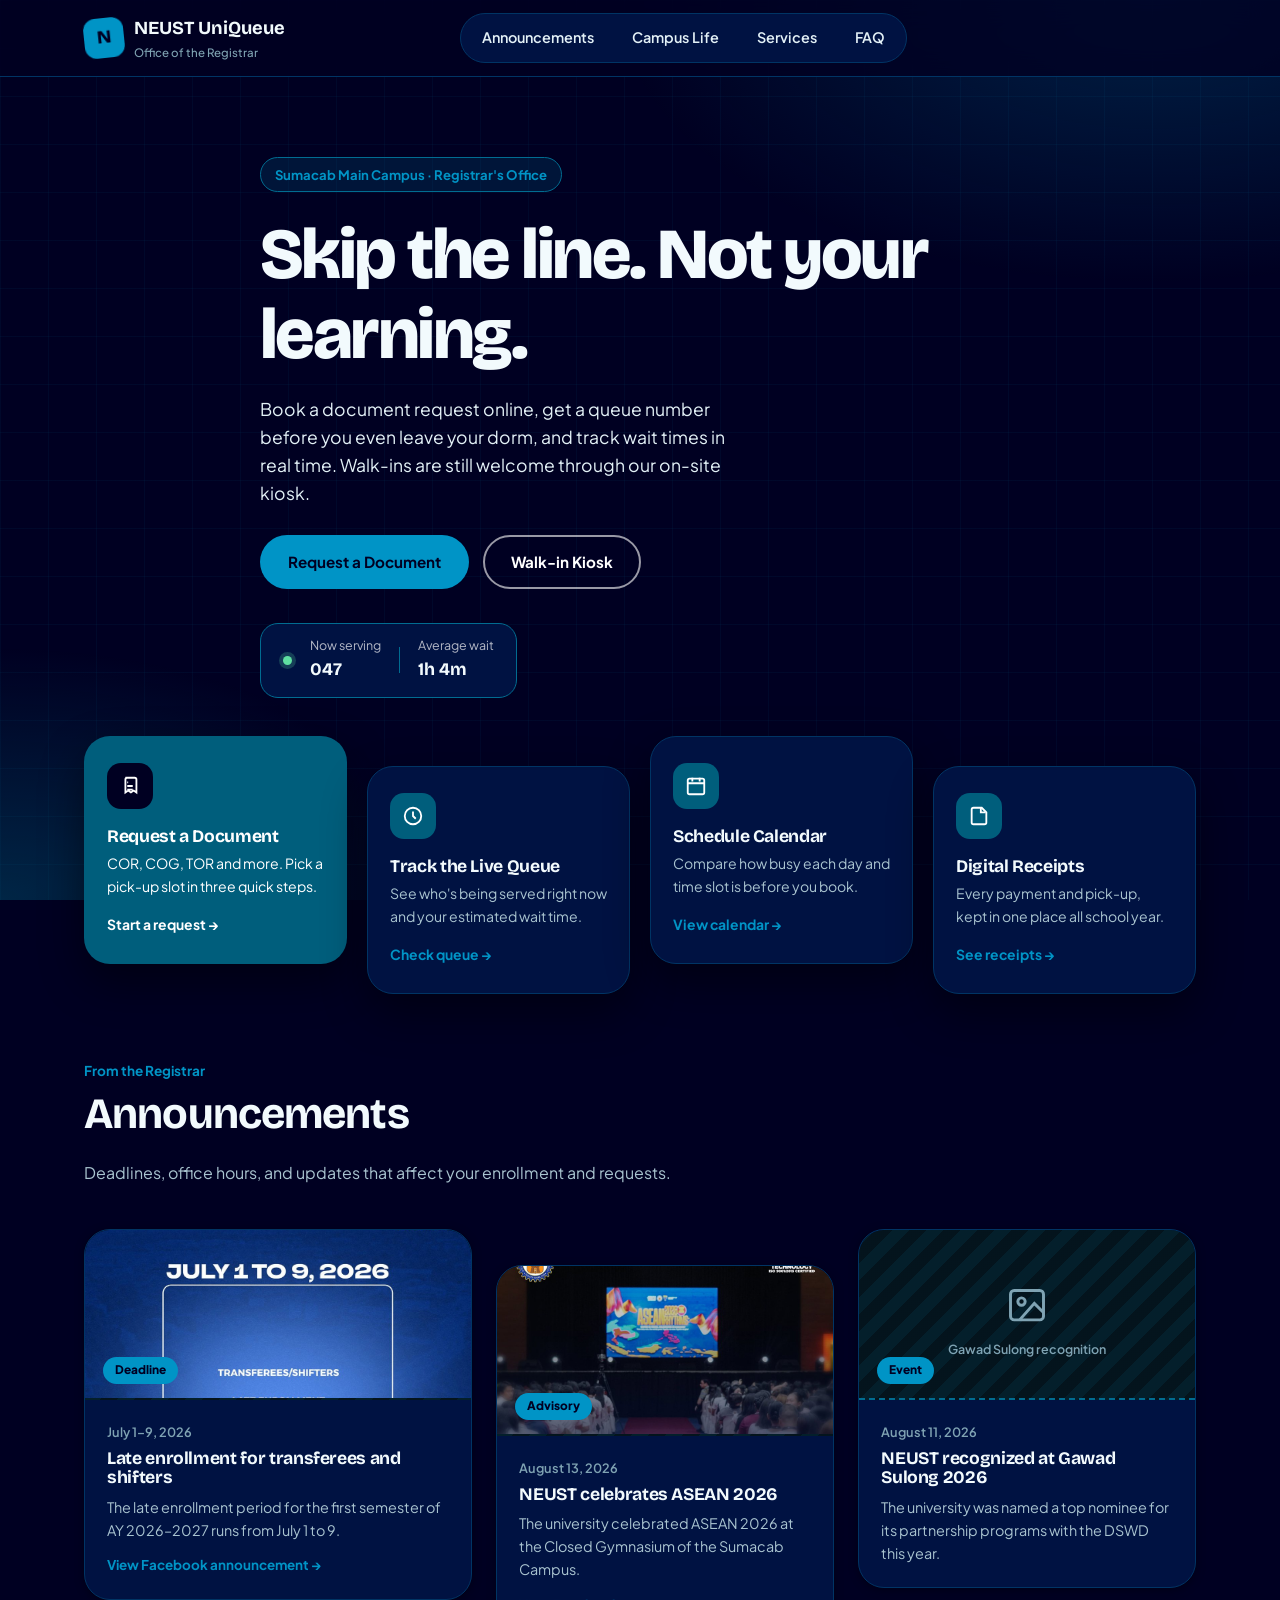
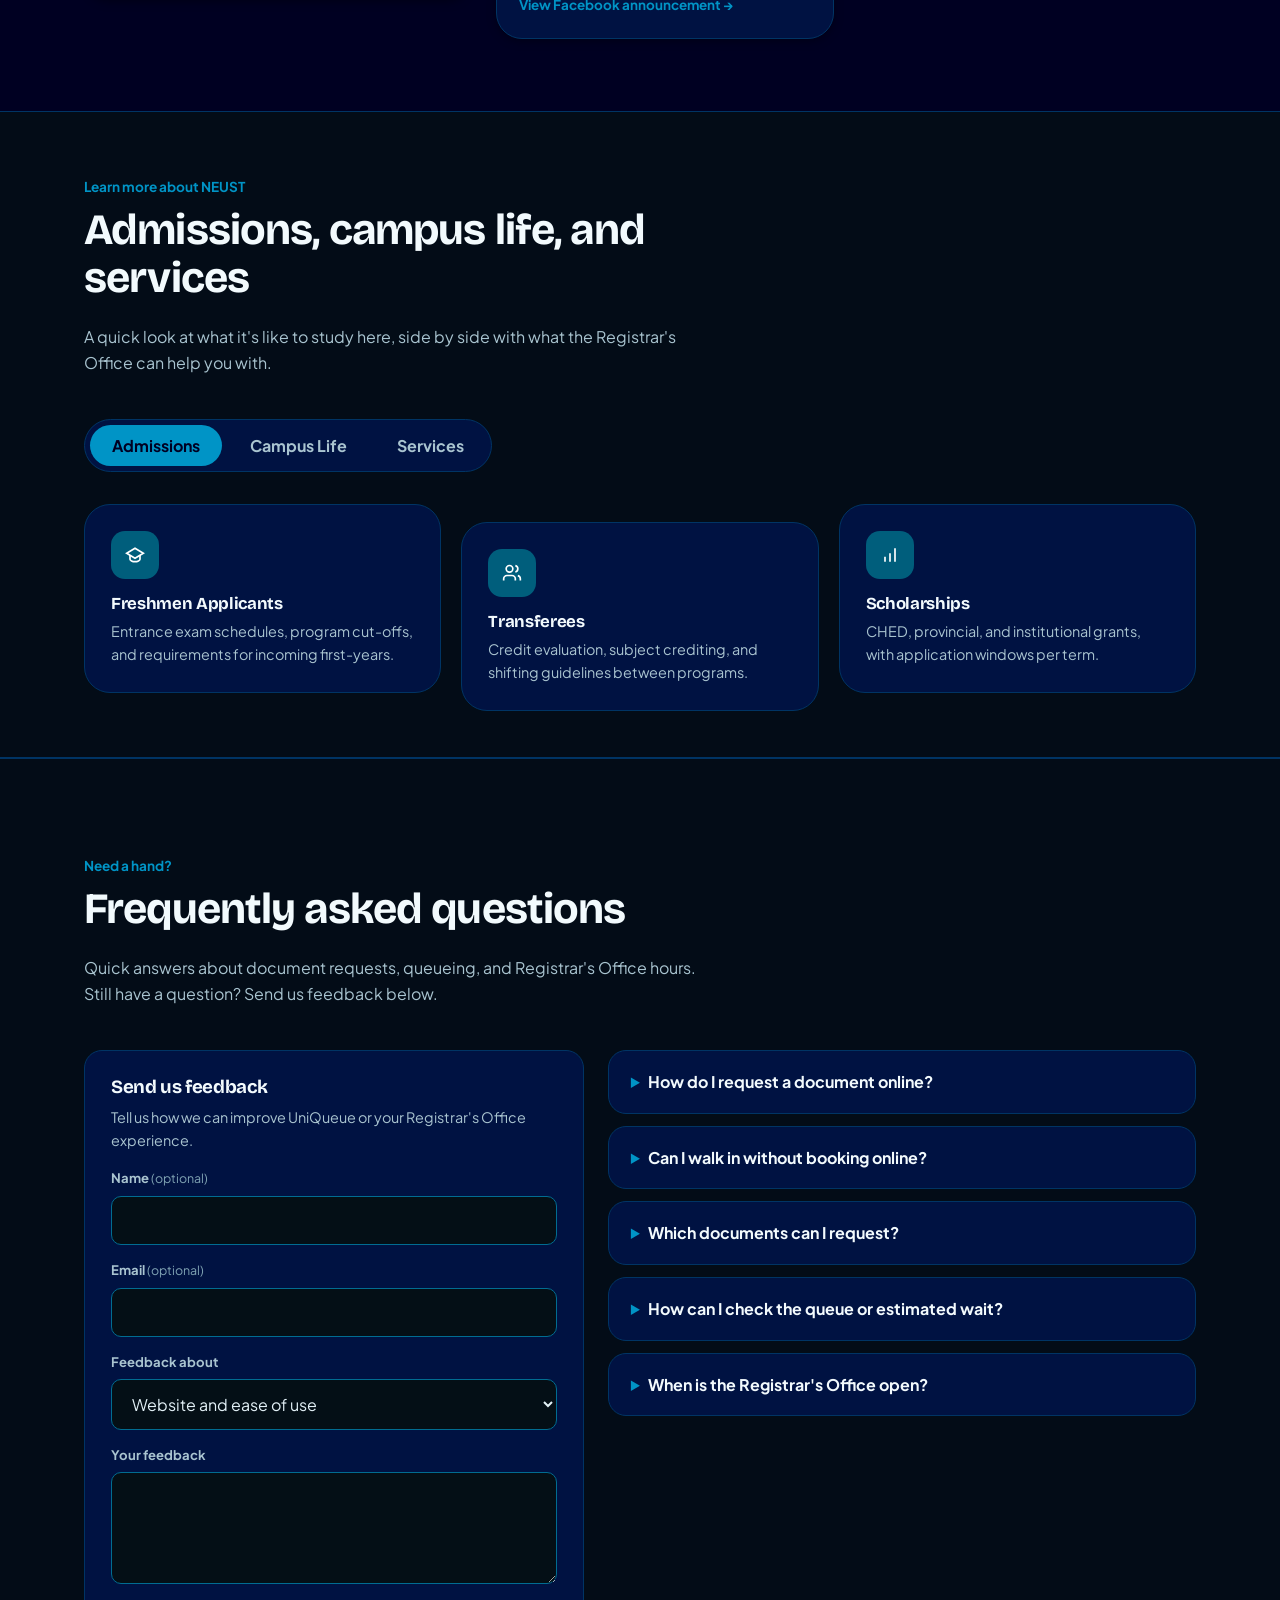
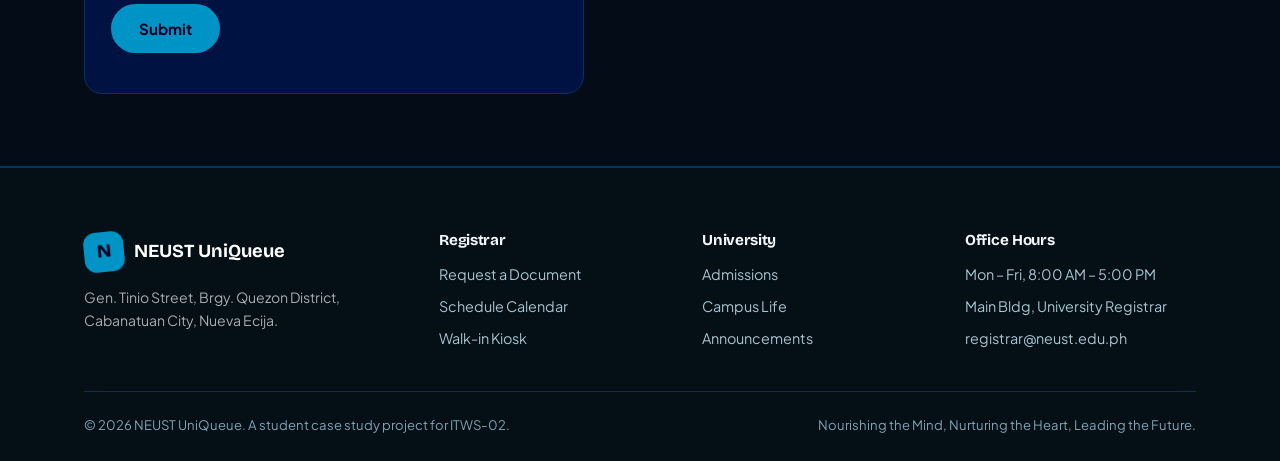
<file: files (2)/index.html>
<!DOCTYPE html>
<html lang="en">
  <head>
    <meta charset="UTF-8">
    <meta name="viewport" content="width=device-width, initial-scale=1.0">
      <title>NEUST UniQueue — Registrar Services</title>
    <link rel="preconnect" href="https://fonts.googleapis.com">
    <link href="https://fonts.googleapis.com/css2?family=Bricolage+Grotesque:opsz,wght@12..96,500..800&family=Plus+Jakarta+Sans:wght@400;500;600;700&display=swap" rel="stylesheet">
    <link rel="stylesheet" href="styles.css">
  </head>
  <body>
  <header class="topnav">
    <div class="container">
      <a href="index.html" class="brand">
        <span class="brand-mark">N</span>
        <span>NEUST UniQueue<span class="sub">Office of the Registrar</span>
        </span>
      </a>
      <nav>
        <ul class="nav-links" id="navLinks">
          <li>
            <a href="#announcements">Announcements</a>
          </li>
          <li>
            <a href="#campus-life">Campus Life</a>
          </li>
          <li>
            <a href="#services">Services</a>
          </li>
          <li>
            <a href="#faq">FAQ</a>
          </li>
        </ul>
      </nav>
      <div class="nav-actions">
        <a href="login.html" class="btn btn-primary btn-sm">Book a Slot</a>
      </div>
    </div>
  </header>
  <section class="hero">
    <div class="container">
      <div class="hero-copy">
        <span class="hero-eyebrow">Sumacab Main Campus &middot; Registrar's Office</span>
        <h1>Skip the line. Not your learning.</h1>
        <p class="lead">Book a document request online, get a queue number before you even leave your dorm, and track wait times in real time. Walk-ins are still welcome through our on-site kiosk.</p>
        <div class="hero-actions">
          <a href="login.html" class="btn btn-primary">Request a Document</a>
          <a href="kiosk.html" class="btn btn-outline-light">Walk-in Kiosk</a>
        </div>
        <div class="queue-strip">
          <span class="dot"></span>
          <div>
        <div style="font-size:.78rem;color:rgba(255,255,255,.7)">Now serving</div>
          <strong data-queue-now>047</strong>
        </div>
          <div class="divider"></div>
        <div>
          <div style="font-size:.78rem;color:rgba(255,255,255,.7)">Average wait</div>
            <strong>1h 4m</strong>
          </div>
        </div>
      </div>
    </div>
  </section>
  <div class="container">
    <div class="quick-grid">
      <div class="quick-card">
        <div class="ico">
          <svg width="22" height="22" viewBox="0 0 24 24" fill="none" stroke="currentColor" stroke-width="2">
            <path d="M9 12h6M9 16h6M9 8h1M7 3h10a2 2 0 0 1 2 2v14l-3-2-3 2-3-2-3 2V5a2 2 0 0 1 2-2Z"/>
          </svg>
        </div>
        <h3>Request a Document</h3>
        <p>COR, COG, TOR and more. Pick a pick-up slot in three quick steps.</p>
        <a class="link" href="login.html">Start a request &rarr;</a>
      </div>
      <div class="quick-card">
        <div class="ico">
          <svg width="22" height="22" viewBox="0 0 24 24" fill="none" stroke="currentColor" stroke-width="2"><circle cx="12" cy="12" r="9"/><path d="M12 7v5l3 3"/></svg>
        </div>
        <h3>Track the Live Queue</h3>
        <p>See who's being served right now and your estimated wait time.</p>
        <a class="link" href="login.html">Check queue &rarr;</a>
      </div>
      <div class="quick-card">
        <div class="ico">
          <svg width="22" height="22" viewBox="0 0 24 24" fill="none" stroke="currentColor" stroke-width="2">
            <rect x="3" y="4" width="18" height="17" rx="2"/>
            <path d="M3 9h18M8 3v4M16 3v4"/>
          </svg>
        </div>
        <h3>Schedule Calendar</h3>
        <p>Compare how busy each day and time slot is before you book.</p>
        <a class="link" href="login.html">View calendar &rarr;</a>
      </div>
      <div class="quick-card">
        <div class="ico">
          <svg width="22" height="22" viewBox="0 0 24 24" fill="none" stroke="currentColor" stroke-width="2">
            <path d="M4 19V5a2 2 0 0 1 2-2h9l5 5v11a2 2 0 0 1-2 2H6a2 2 0 0 1-2-2Z"/>
            <path d="M14 3v5h5"/>
          </svg>
        </div>
        <h3>Digital Receipts</h3>
        <p>Every payment and pick-up, kept in one place all school year.</p>
        <a class="link" href="login.html">See receipts &rarr;</a>
      </div>
    </div>
  </div>
  <section class="section" id="announcements">
    <div class="container">
      <div class="section-head">
        <span class="eyebrow">From the Registrar</span>
        <h2>Announcements</h2>
        <p>Deadlines, office hours, and updates that affect your enrollment and requests.</p>
      </div>
      <div class="announce-grid">
        <article class="card announce-card">
          <div class="announce-top ph" data-label="Enrollment schedule">
            <img src="images/late-enrollment.jpg" alt="NEUST online enrollment schedule for the first semester of academic year 2026–2027" width="1000" height="1000" loading="lazy" decoding="async" onerror="this.remove()">
            <span class="announce-tag">Deadline</span>
          </div>
          <div class="announce-body">
            <div class="announce-date">July 1–9, 2026</div>
            <h3><a href="https://web.facebook.com/share/p/18thZLeBoE/" target="_blank" rel="noopener noreferrer">Late enrollment for transferees and shifters</a></h3>
            <p>The late enrollment period for the first semester of AY 2026–2027 runs from July 1 to 9.</p>
            <a class="announce-link" href="https://web.facebook.com/share/p/18thZLeBoE/" target="_blank" rel="noopener noreferrer">View Facebook announcement &rarr;</a>
          </div>
        </article>
        <article class="card announce-card">
          <div class="announce-top ph" data-label="ASEAN celebration">
            <img src="images/asean-week.jpg" alt="NEUST ASEAN Rhythms 2026 celebration poster" width="1000" height="1000" loading="lazy" decoding="async" onerror="this.remove()">
            <span class="announce-tag">Advisory</span>
          </div>
          <div class="announce-body">
            <div class="announce-date">August 13, 2026</div>
            <h3><a href="https://web.facebook.com/share/p/1GzjwFWGpB/" target="_blank" rel="noopener noreferrer">NEUST celebrates ASEAN 2026</a></h3>
            <p>The university celebrated ASEAN 2026 at the Closed Gymnasium of the Sumacab Campus.</p>
            <a class="announce-link" href="https://web.facebook.com/share/p/1GzjwFWGpB/" target="_blank" rel="noopener noreferrer">View Facebook announcement &rarr;</a>
          </div>
        </article>
        <article class="card announce-card">
          <div class="announce-top ph" data-label="Gawad Sulong recognition">
            <span class="announce-tag">Event</span>
          </div>
          <div class="announce-body">
            <div class="announce-date">August 11, 2026</div>
            <h3>NEUST recognized at Gawad Sulong 2026</h3>
            <p>The university was named a top nominee for its partnership programs with the DSWD this year.</p>
          </div>
        </article>
      </div>
    </div>
  </section>
  <section class="section section-tight section-alt" id="admissions">
    <div class="container">
      <div class="section-head">
        <span class="eyebrow">Learn more about NEUST</span>
        <h2>Admissions, campus life, and services</h2>
        <p>A quick look at what it's like to study here, side by side with what the Registrar's Office can help you with.</p>
      </div>
      <div class="feature-tabs">
        <button class="feature-tab active" data-target="panel-admissions">Admissions</button>
        <button class="feature-tab" data-target="panel-campus">Campus Life</button>
        <button class="feature-tab" data-target="panel-services">Services</button>
      </div>
      <div class="feature-panel active" id="panel-admissions">
        <div class="feature-item">
          <div class="ico">
            <svg width="20" height="20" viewBox="0 0 24 24" fill="none" stroke="currentColor" stroke-width="2">
              <path d="M22 10 12 4 2 10l10 6 10-6Z"/>
              <path d="M6 12v5c0 1.5 3 3 6 3s6-1.5 6-3v-5"/>
            </svg>
          </div>
          <h4>Freshmen Applicants</h4>
          <p>Entrance exam schedules, program cut-offs, and requirements for incoming first-years.</p>
        </div>
        <div class="feature-item">
          <div class="ico">
            <svg width="20" height="20" viewBox="0 0 24 24" fill="none" stroke="currentColor" stroke-width="2">
              <path d="M16 21v-2a4 4 0 0 0-4-4H6a4 4 0 0 0-4 4v2"/>
              <circle cx="9" cy="7" r="4"/>
              <path d="M22 21v-2a4 4 0 0 0-3-3.87M16 3.13a4 4 0 0 1 0 7.75"/>
            </svg>
          </div>
          <h4>Transferees</h4>
          <p>Credit evaluation, subject crediting, and shifting guidelines between programs.</p>
        </div>
        <div class="feature-item">
          <div class="ico">
            <svg width="20" height="20" viewBox="0 0 24 24" fill="none" stroke="currentColor" stroke-width="2">
              <path d="M12 20V10M18 20V4M6 20v-6"/>
            </svg>
          </div>
          <h4>Scholarships</h4>
          <p>CHED, provincial, and institutional grants, with application windows per term.</p>
        </div>
      </div>
      <div class="feature-panel" id="panel-campus">
        <div class="feature-item">
          <div class="ico">
            <svg width="20" height="20" viewBox="0 0 24 24" fill="none" stroke="currentColor" stroke-width="2">
              <path d="M3 21h18M5 21V7l7-4 7 4v14M9 21v-6h6v6"/>
            </svg>
          </div>
          <h4>Sumacab Main Campus</h4>
          <p>Colleges, laboratories, and student services are all within a short walk of the registrar building.</p>
        </div>
        <div class="feature-item">
          <div class="ico">
            <svg width="20" height="20" viewBox="0 0 24 24" fill="none" stroke="currentColor" stroke-width="2">
              <path d="M12 2 2 7l10 5 10-5-10-5ZM2 17l10 5 10-5M2 12l10 5 10-5"/>
            </svg>
          </div>
          <h4>Student Organizations</h4>
          <p>Over 40 recognized councils and clubs across academics, sports, and the arts.</p>
        </div>
        <div class="feature-item">
          <div class="ico">
            <svg width="20" height="20" viewBox="0 0 24 24" fill="none" stroke="currentColor" stroke-width="2">
              <path d="M4 19.5A2.5 2.5 0 0 1 6.5 17H20M4 4.5A2.5 2.5 0 0 1 6.5 2H20v20H6.5A2.5 2.5 0 0 1 4 19.5v-15Z"/>
            </svg>
          </div>
          <h4>The Blaze</h4>
          <p>NEUST's official student newspaper, covering campus life and university updates.</p>
        </div>
      </div>
      <div class="feature-panel" id="panel-services">
        <div class="feature-item">
          <div class="ico">
            <svg width="20" height="20" viewBox="0 0 24 24" fill="none" stroke="currentColor" stroke-width="2">
              <path d="M9 12h6M9 16h6M9 8h1M7 3h10a2 2 0 0 1 2 2v14l-3-2-3 2-3-2-3 2V5a2 2 0 0 1 2-2Z"/>
            </svg>
          </div>
          <h4>Document Requests</h4>
          <p>COR, COG, TOR, and Certificate of Enrollment, requestable online or on-site.</p>
        </div>
        <div class="feature-item">
          <div class="ico">
            <svg width="20" height="20" viewBox="0 0 24 24" fill="none" stroke="currentColor" stroke-width="2">
              <circle cx="12" cy="12" r="9"/>
              <path d="M12 7v5l3 3"/>
            </svg>
          </div>
          <h4>Queueing System</h4>
          <p>Book a slot online or take a number at the kiosk. Either way, you're in the same live queue.</p>
        </div>
        <div class="feature-item">
          <div class="ico">
            <svg width="20" height="20" viewBox="0 0 24 24" fill="none" stroke="currentColor" stroke-width="2">
              <rect x="3" y="4" width="18" height="16" rx="2"/>
              <circle cx="9" cy="10" r="2"/>
              <path d="M15 8h3M15 12h3M5 20l3-3 2 2 4-5 5 6"/>
            </svg>
          </div>
          <h4>Digital School ID</h4>
          <p>A quick reference of your ID details, always available from your dashboard.</p>
        </div>
      </div>
    </div>
  </section>
  <section class="section section-alt" id="faq">
    <div class="container">
      <div class="section-head">
        <span class="eyebrow">Need a hand?</span>
        <h2>Frequently asked questions</h2>
        <p>Quick answers about document requests, queueing, and Registrar's Office hours. Still have a question? Send us feedback below.</p>
      </div>
      <div class="faq-feedback-grid">
        <div class="faq-list">
          <details class="faq-item">
            <summary>How do I request a document online?</summary>
            <p>Choose “Request a Document” or “Book a Slot” to sign in and start a request. You can also visit the on-site kiosk for walk-in service.</p>
          </details>
          <details class="faq-item">
            <summary>Can I walk in without booking online?</summary>
            <p>Yes. Walk-ins are welcome through the kiosk, and kiosk visitors join the same live queue as online bookings.</p>
          </details>
          <details class="faq-item">
            <summary>Which documents can I request?</summary>
            <p>Available requests include a Certificate of Registration, Certificate of Grades, Transcript of Records, and Certificate of Enrollment.</p>
          </details>
          <details class="faq-item">
            <summary>How can I check the queue or estimated wait?</summary>
            <p>Sign in to your UniQueue account to view the live queue and estimated wait time for your request.</p>
          </details>
          <details class="faq-item">
            <summary>When is the Registrar's Office open?</summary>
            <p>The office is open Monday to Friday, 8:00 AM to 5:00 PM, at the Main Building.</p>
          </details>
        </div>
        <form class="feedback-card" id="feedbackForm" novalidate>
          <h3>Send us feedback</h3>
          <p>Tell us how we can improve UniQueue or your Registrar's Office experience.</p>
          <div class="field">
            <label for="feedbackName">Name <span class="field-optional">(optional)</span></label>
            <input type="text" id="feedbackName" name="name" autocomplete="name" maxlength="100">
          </div>
          <div class="field">
            <label for="feedbackEmail">Email <span class="field-optional">(optional)</span></label>
            <input type="email" id="feedbackEmail" name="email" autocomplete="email" maxlength="254">
          </div>
          <div class="field">
            <label for="feedbackTopic">Feedback about</label>
            <select id="feedbackTopic" name="topic">
              <option>Website and ease of use</option>
              <option>Document requests</option>
              <option>Queue and wait times</option>
              <option>Other</option>
            </select>
          </div>
          <div class="field">
            <label for="feedbackMessage">Your feedback</label>
            <textarea id="feedbackMessage" name="message" rows="4" maxlength="2000" aria-describedby="feedbackMessageError" required></textarea>
            <div class="error-msg" id="feedbackMessageError" aria-live="polite"></div>
          </div>
          <button class="btn btn-primary" type="submit">Submit</button>
          <p class="feedback-status" id="feedbackStatus" role="status" aria-live="polite"></p>
        </form>
      </div>
    </div>
  </section>
  <footer class="site-footer" id="services">
    <div class="container">
      <div class="footer-grid">
        <div>
          <a href="index.html" class="brand" style="color:#fff;margin-bottom:14px;display:flex">
            <span class="brand-mark">N</span>
            <span>NEUST UniQueue</span>
          </a>
          <p style="color:rgba(255,255,255,.65);font-size:.88rem;max-width:280px">Gen. Tinio Street, Brgy. Quezon District, Cabanatuan City, Nueva Ecija.</p>
        </div>
        <div>
          <h4>Registrar</h4>
          <ul>
            <li>
              <a href="login.html">Request a Document</a>
            </li>
            <li>
              <a href="login.html">Schedule Calendar</a>
            </li>
            <li>
              <a href="kiosk.html">Walk-in Kiosk</a>
            </li>
          </ul>
        </div>
        <div>
          <h4>University</h4>
          <ul>
            <li>
              <a href="#admissions">Admissions</a>
            </li>
            <li>
              <a href="#campus-life">Campus Life</a>
            </li>
            <li>
              <a href="#announcements">Announcements</a>
            </li>
          </ul>
        </div>
        <div>
          <h4>Office Hours</h4>
          <ul>
            <li>Mon &ndash; Fri, 8:00 AM &ndash; 5:00 PM</li>
            <li>Main Bldg, University Registrar</li>
            <li>registrar@neust.edu.ph</li>
          </ul>
        </div>
      </div>
      <div class="footer-bottom">
        <span>&copy; 2026 NEUST UniQueue. A student case study project for ITWS-02.</span>
        <span>Nourishing the Mind, Nurturing the Heart, Leading the Future.</span>
      </div>
    </div>
  </footer>
  <script src="script.js"></script>
  </body>
</html>
</file>
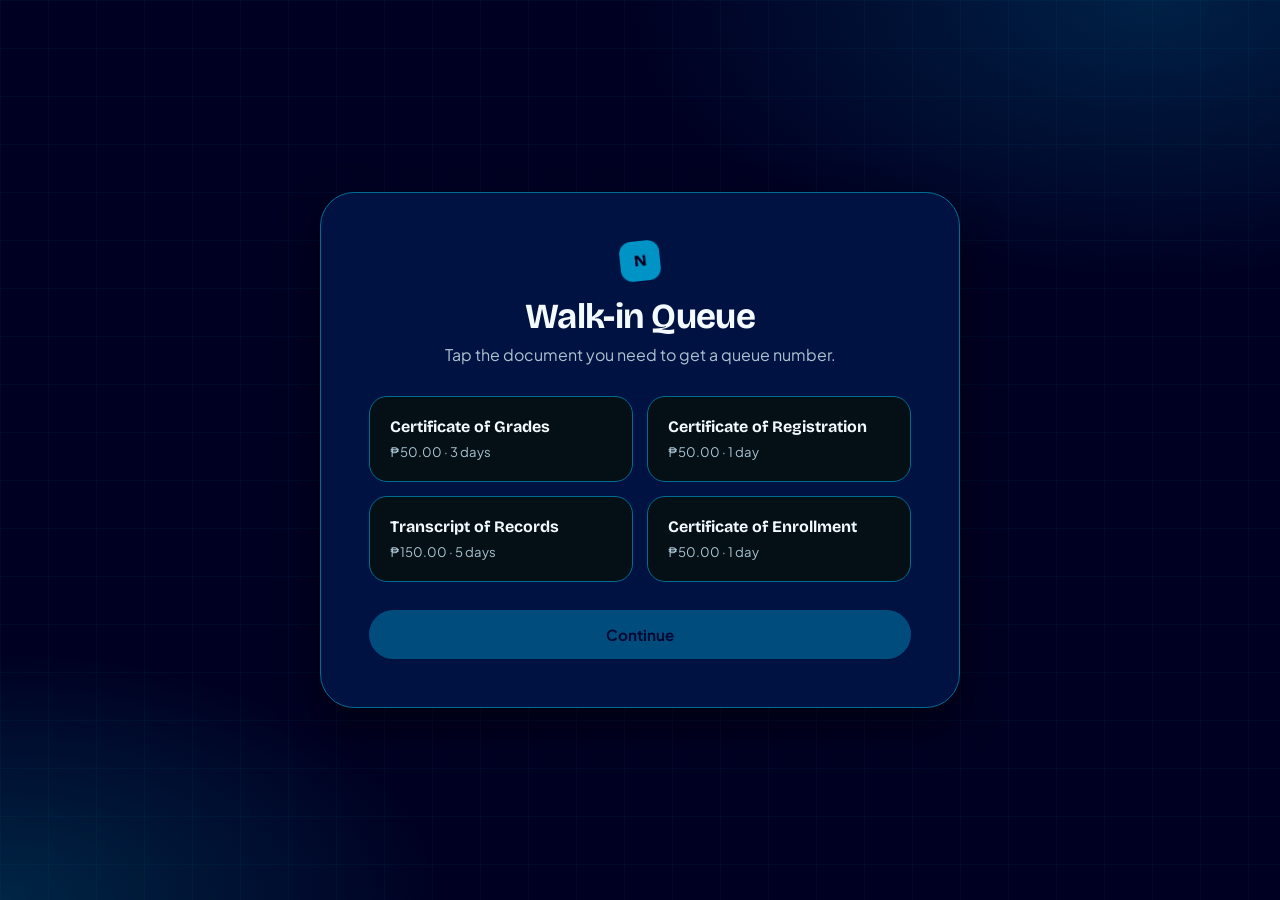
<file: files (2)/kiosk.html>
<!DOCTYPE html>
<html lang="en">
  <head>
    <meta charset="UTF-8">
    <meta name="viewport" content="width=device-width, initial-scale=1.0">
      <title>Walk-in Kiosk — NEUST UniQueue</title>
    <link rel="preconnect" href="https://fonts.googleapis.com">
    <link href="https://fonts.googleapis.com/css2?family=Bricolage+Grotesque:opsz,wght@12..96,500..800&family=Plus+Jakarta+Sans:wght@400;500;600;700&display=swap" rel="stylesheet">
    <link rel="stylesheet" href="styles.css">
  </head>
  <body>
  <div class="kiosk-shell">
    <div class="kiosk-panel">
      <div class="kiosk-view active" id="kioskView1">
        <span class="brand-mark" style="margin:0 auto 16px">N</span>
        <h1 style="margin-bottom:6px">Walk-in Queue</h1>
        <p>Tap the document you need to get a queue number.</p>
        <div class="kiosk-doc-grid">
          <button class="kiosk-doc-btn" data-kiosk-doc data-kiosk-name="Certificate of Grades" data-kiosk-fee="50.00">
            <strong>Certificate of Grades</strong>
            <span>&#8369;50.00 &middot; 3 days</span>
          </button>
          <button class="kiosk-doc-btn" data-kiosk-doc data-kiosk-name="Certificate of Registration" data-kiosk-fee="50.00">
            <strong>Certificate of Registration</strong>
            <span>&#8369;50.00 &middot; 1 day</span>
          </button>
          <button class="kiosk-doc-btn" data-kiosk-doc data-kiosk-name="Transcript of Records" data-kiosk-fee="150.00">
            <strong>Transcript of Records</strong>
            <span>&#8369;150.00 &middot; 5 days</span>
          </button>
          <button class="kiosk-doc-btn" data-kiosk-doc data-kiosk-name="Certificate of Enrollment" data-kiosk-fee="50.00">
            <strong>Certificate of Enrollment</strong>
            <span>&#8369;50.00 &middot; 1 day</span>
          </button>
        </div>
        <button class="btn btn-primary btn-block" id="kioskContinue" disabled>Continue</button>
      </div>
      <div class="kiosk-view" id="kioskView2">
        <h1 style="margin-bottom:20px">Confirm your request</h1>
        <div class="card" style="padding:20px;text-align:left;margin-bottom:24px">
          <div class="flex-between" style="margin-bottom:8px">
            <span style="color:var(--text-mute)">Document</span>
            <strong id="kioskSelectedDoc">&mdash;</strong>
          </div>
          <div class="flex-between">
            <span style="color:var(--text-mute)">Fee, payable at pick-up</span>
            <strong id="kioskSelectedFee">&mdash;</strong>
          </div>
        </div>
        <button class="btn btn-primary btn-block" id="kioskConfirm">Get My Queue Number</button>
      </div>
      <div class="kiosk-view" id="kioskView3">
        <div class="check" style="margin:0 auto 18px">&#10003;</div>
        <p style="text-transform:uppercase;font-size:.78rem;font-weight:700;color:var(--text-mute);letter-spacing:.04em">Your queue number</p>
        <div class="qnum" id="kioskQueueNumber">070</div>
        <p>Please have a seat. Watch the screen for your number.</p>
        <button class="btn btn-ghost" id="kioskRestart" style="margin-top:14px">Start Over</button>
      </div>
    </div>
  </div>
  <script src="script.js"></script>
  </body>
</html>
</file>
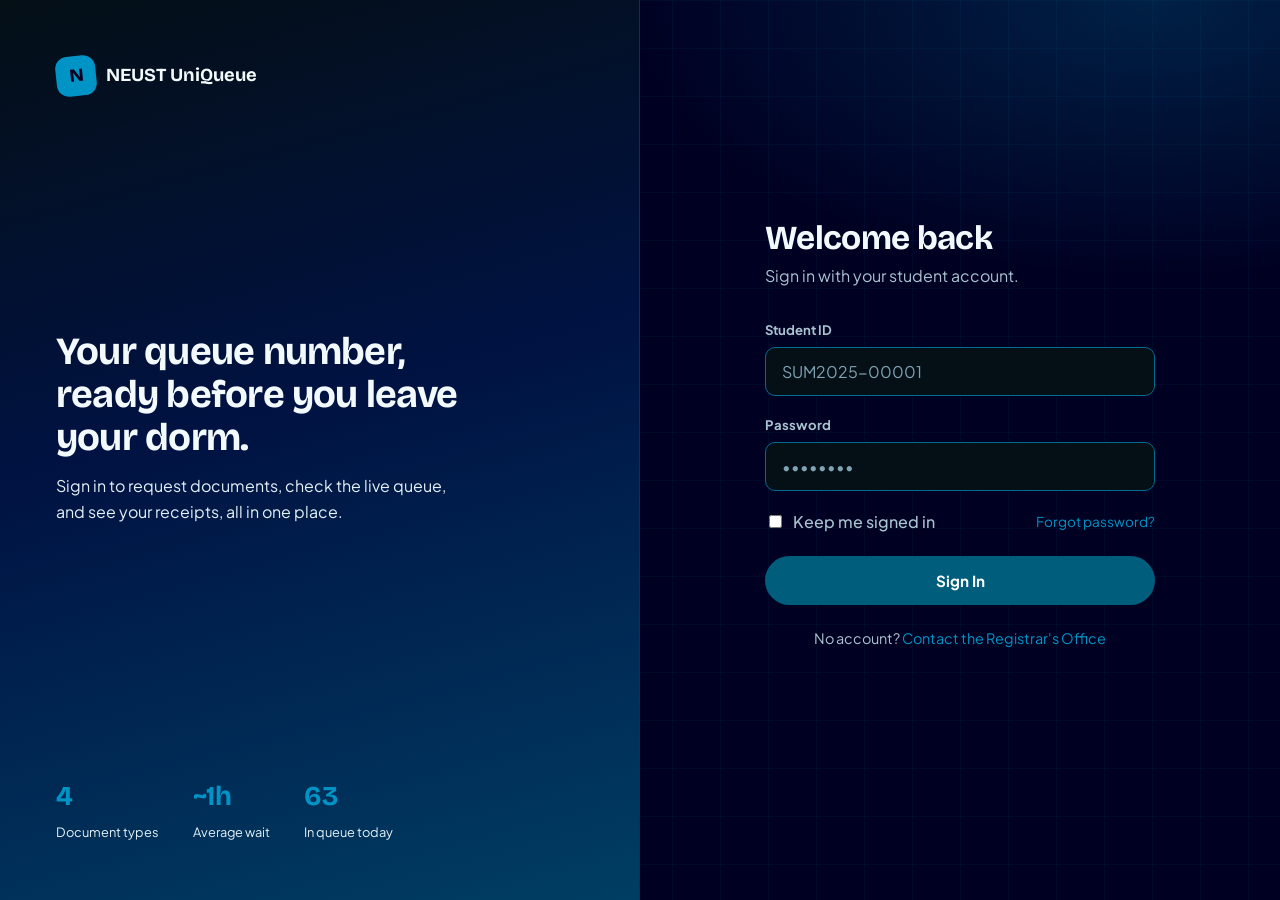
<file: files (2)/login.html>
<!DOCTYPE html>
<html lang="en">
  <head>
    <meta charset="UTF-8">
    <meta name="viewport" content="width=device-width, initial-scale=1.0">
      <title>Sign In — NEUST UniQueue</title>
    <link rel="preconnect" href="https://fonts.googleapis.com">
    <link href="https://fonts.googleapis.com/css2?family=Bricolage+Grotesque:opsz,wght@12..96,500..800&family=Plus+Jakarta+Sans:wght@400;500;600;700&display=swap" rel="stylesheet">
    <link rel="stylesheet" href="styles.css">
  </head>
  <body>
  <div class="auth-shell">
    <div class="auth-brand">
      <a href="index.html" class="brand">
        <span class="brand-mark">N</span>
        <span>NEUST UniQueue</span>
      </a>
      <div class="auth-quote">
        <h2>Your queue number, ready before you leave your dorm.</h2>
        <p>Sign in to request documents, check the live queue, and see your receipts, all in one place.</p>
      </div>
      <div class="auth-stats">
        <div>
          <strong>4</strong>
          <span>Document types</span>
        </div>
        <div>
          <strong>~1h</strong>
          <span>Average wait</span>
        </div>
        <div>
          <strong>63</strong>
          <span>In queue today</span>
        </div>
      </div>
    </div>
    <div class="auth-form-wrap">
      <form class="auth-form" id="loginForm" novalidate>
        <h1>Welcome back</h1>
        <p>Sign in with your student account.</p>
        <div class="field">
          <label for="studentId">Student ID</label>
          <input type="text" id="studentId" placeholder="SUM2025-00001" autocomplete="username">
          <div class="error-msg">Enter your student ID number.</div>
        </div>
        <div class="field">
          <div class="field-row">
            <label for="studentPass" class="mt-0">Password</label>
          </div>
          <input type="password" id="studentPass" placeholder="••••••••" autocomplete="current-password">
          <div class="error-msg">Enter your password.</div>
        </div>
        <div class="field-row" style="margin-bottom:22px">
          <label style="display:flex;align-items:center;gap:8px;font-weight:500;color:var(--text-soft)">
            <input type="checkbox" style="width:auto"> Keep me signed in
          </label>
          <a href="#" style="font-size:.85rem">Forgot password?</a>
        </div>
        <button type="submit" class="btn btn-solid btn-block">Sign In</button>
        <p class="form-foot">No account? <a href="#">Contact the Registrar's Office</a></p>
      </form>
    </div>
  </div>
  <script src="script.js"></script>
  </body>
</html>
</file>
<file: files (2)/styles.css>
/* ===== NEUST UniQueue — shared design system =====
   Palette: only the five brand colors below + tints mixed from them.
   Contrast rules: text on --cyan is always --ink (5.9:1); text on --teal is always white (7.3:1). */
:root {
  --ink: #000022;
  --ink-raised: #001242;
  --ink-deep: #040f16;
  --teal: #005e7c;
  --cyan: #0094c6;
  --bg: var(--ink);
  --surface: var(--ink-raised);
  --surface-2: color-mix(in srgb, var(--cyan) 12%, var(--ink-raised));
  --border: color-mix(in srgb, var(--cyan) 26%, var(--ink-raised));
  --border-strong: color-mix(in srgb, var(--cyan) 70%, var(--ink-deep));
  --heading: #f2fafd;
  --text: #e3f1f7;
  --text-soft: #a9c4d0;
  --text-mute: #7fa3b3;
  --green: #5fe0a1;
  --green-bg: rgba(95, 224, 161, 0.14);
  --amber: #f5b94a;
  --amber-bg: rgba(245, 185, 74, 0.14);
  --red: #ff8f7a;
  --red-bg: rgba(255, 143, 122, 0.14);
  --radius-sm: 10px;
  --radius-md: 18px;
  --radius-lg: 26px;
  --radius-xl: 34px;
  --shadow-sm: 0 2px 10px rgba(0, 0, 0, 0.35);
  --shadow-md: 0 18px 44px rgba(0, 0, 0, 0.45);
  --font-head: "Bricolage Grotesque", Georgia, serif;
  --font-body: "Plus Jakarta Sans", "Segoe UI", sans-serif;
  --ease: cubic-bezier(0.2, 0.7, 0.2, 1);
}
* {
  box-sizing: border-box;
}
html {
  scroll-behavior: smooth;
}
body {
  margin: 0;
  font-family: var(--font-body);
  color: var(--text);
  background: var(--bg);
  line-height: 1.6;
  -webkit-font-smoothing: antialiased;
}
body::before {
  /* atmosphere: glows + fine grid */
  content: "";
  position: fixed;
  inset: 0;
  z-index: -1;
  pointer-events: none;
  background:
    radial-gradient(
      60% 45% at 90% 0%,
      rgba(0, 148, 198, 0.22),
      transparent 70%
    ),
    radial-gradient(50% 40% at 0% 100%, rgba(0, 94, 124, 0.4), transparent 70%),
    linear-gradient(rgba(0, 148, 198, 0.055) 1px, transparent 1px) 0 0 / 48px
      48px,
    linear-gradient(90deg, rgba(0, 148, 198, 0.055) 1px, transparent 1px) 0 0 /
      48px 48px;
}
h1,h2,h3,h4 {
  font-family: var(--font-head);
  color: var(--heading);
  margin: 0 0 0.5em;
  line-height: 1.12;
  letter-spacing: -0.02em;
}
p {
  margin: 0 0 1em;
  color: var(--text-soft);
}
a {
  color: var(--cyan);
  text-decoration: none;
}
img,
svg {
  max-width: 100%;
  display: block;
}
button,input,select,textarea {
  font-family: inherit;
  font-size: 1rem;
}
:focus-visible {
  outline: 3px solid var(--cyan);
  outline-offset: 3px;
}
.container {
  width: 100%;
  max-width: 1160px;
  margin: 0 auto;
  padding: 0 24px;
}

/* ---------- Buttons ---------- */
.btn {
  display: inline-flex;
  align-items: center;
  justify-content: center;
  gap: 8px;
  padding: 13px 26px;
  border-radius: 999px;
  font-weight: 700;
  font-size: 0.95rem;
  border: 2px solid transparent;
  cursor: pointer;
  transition:
    transform 0.18s var(--ease),
    background-color 0.18s,
    border-color 0.18s,
    box-shadow 0.18s;
}
.btn:active {
  transform: translateY(1px) scale(0.98);
}
.btn:disabled {
  opacity: 0.45;
  cursor: not-allowed;
  transform: none;
}
.btn-primary {
  background: var(--cyan);
  color: var(--ink);
}
.btn-primary:hover:not(:disabled) {
  background: color-mix(in srgb, var(--cyan) 80%, #fff);
  box-shadow: 0 8px 22px rgba(0, 148, 198, 0.35);
  transform: translateY(-2px);
}
.btn-primary:active:not(:disabled) {
  background: color-mix(in srgb, var(--cyan) 85%, var(--ink));
}
.btn-solid {
  background: var(--teal);
  color: #fff;
}
.btn-solid:hover:not(:disabled) {
  background: color-mix(in srgb, var(--teal) 80%, #fff);
}
.btn-ghost {
  background: transparent;
  border-color: var(--border-strong);
  color: var(--heading);
}
.btn-ghost:hover:not(:disabled) {
  border-color: var(--cyan);
  background: var(--surface-2);
}
.btn-outline-light {
  background: transparent;
  border-color: rgba(255, 255, 255, 0.6);
  color: #fff;
}
.btn-outline-light:hover:not(:disabled) {
  border-color: #fff;
  background: rgba(255, 255, 255, 0.1);
}
.btn-block {
  width: 100%;
}
.btn-sm {
  padding: 9px 18px;
  font-size: 0.85rem;
}

.pill {
  display: inline-flex;
  align-items: center;
  gap: 6px;
  padding: 5px 12px;
  border-radius: 999px;
  font-size: 0.78rem;
  font-weight: 700;
  background: var(--green-bg);
  color: var(--green);
}
.card {
  background: var(--surface);
  border: 1px solid var(--border);
  border-radius: var(--radius-md);
  box-shadow: var(--shadow-sm);
}
.table-card {
  padding: 26px 28px;
}
.section {
  padding: 96px 0 72px;
}
.section-tight {
  padding: 64px 0;
}
.section-alt {
  background: color-mix(in srgb, var(--ink-deep) 80%, transparent);
  border-block: 1px solid var(--border);
}
.section-head {
  max-width: 620px;
  margin-bottom: 44px;
}
.section-head h2 {
  font-size: clamp(1.9rem, 3.4vw, 2.7rem);
}
.section-head .eyebrow {
  color: var(--cyan);
  font-weight: 700;
  font-size: 0.85rem;
  margin-bottom: 8px;
  display: block;
}

/* ---------- Photo placeholder (replace by dropping an image at the src path) ---------- */
.ph {
  position: relative;
  overflow: hidden;
  background:
    repeating-linear-gradient(
      135deg,
      rgba(0, 148, 198, 0.12) 0 12px,
      rgba(0, 148, 198, 0.04) 12px 24px
    ),
    var(--ink-deep);
  border: 2px dashed var(--border-strong);
}
.ph::before {
  content: "";
  position: absolute;
  left: 50%;
  top: 50%;
  width: 44px;
  height: 44px;
  translate: -50% -70%;
  background: var(--text-mute);
  -webkit-mask: url("data:image/svg+xml,%3Csvg xmlns='http://www.w3.org/2000/svg' viewBox='0 0 24 24' fill='none' stroke='black' stroke-width='1.6'%3E%3Crect x='3' y='4' width='18' height='16' rx='2'/%3E%3Ccircle cx='9' cy='10' r='2'/%3E%3Cpath d='m21 16-5-5-8 9'/%3E%3C/svg%3E")
    center / contain no-repeat;
  mask: url("data:image/svg+xml,%3Csvg xmlns='http://www.w3.org/2000/svg' viewBox='0 0 24 24' fill='none' stroke='black' stroke-width='1.6'%3E%3Crect x='3' y='4' width='18' height='16' rx='2'/%3E%3Ccircle cx='9' cy='10' r='2'/%3E%3Cpath d='m21 16-5-5-8 9'/%3E%3C/svg%3E")
    center / contain no-repeat;
}
.ph::after {
  content: attr(data-label);
  position: absolute;
  left: 12px;
  right: 12px;
  top: calc(50% + 26px);
  text-align: center;
  font-size: 0.78rem;
  font-weight: 600;
  color: var(--text-mute);
}
.ph > img {
  position: absolute;
  inset: 0;
  z-index: 1;
  width: 100%;
  height: 100%;
  object-fit: cover;
}
.ph:has(> img) {
  border-color: transparent;
}

/* ---------- Top navigation ---------- */
.topnav {
  position: sticky;
  top: 0;
  z-index: 50;
  background: rgba(0, 0, 34, 0.78);
  backdrop-filter: blur(14px);
  border-bottom: 1px solid var(--border);
}
.topnav .container {
  display: flex;
  align-items: center;
  justify-content: space-between;
  height: 76px;
}
.brand {
  display: flex;
  align-items: center;
  gap: 10px;
  font-family: var(--font-head);
  font-weight: 700;
  font-size: 1.15rem;
  color: var(--heading);
}
.brand-mark {
  width: 40px;
  height: 40px;
  border-radius: 12px;
  rotate: -6deg;
  background: var(--cyan);
  display: flex;
  align-items: center;
  justify-content: center;
  color: var(--ink);
  font-family: var(--font-head);
  font-weight: 800;
}
.brand span.sub {
  display: block;
  font-family: var(--font-body);
  font-weight: 500;
  font-size: 0.72rem;
  color: var(--text-mute);
}
.nav-links {
  display: flex;
  gap: 6px;
  list-style: none;
  margin: 0;
  padding: 5px;
  background: var(--ink-raised);
  border: 1px solid var(--border);
  border-radius: 999px;
}
.nav-links a {
  display: block;
  padding: 7px 16px;
  border-radius: 999px;
  color: var(--text);
  font-weight: 600;
  font-size: 0.9rem;
  transition: background-color 0.18s;
}
.nav-links a:hover {
  background: var(--teal);
  color: #fff;
}
.nav-actions {
  display: flex;
  align-items: center;
  gap: 12px;
}
.topnav .nav-actions .btn-primary {
  opacity: 0;
  visibility: hidden;
  pointer-events: none;
  transform: translateY(-6px);
  transition:
    opacity 0.2s ease,
    transform 0.2s ease,
    visibility 0.2s;
}
.topnav.is-scrolled .nav-actions .btn-primary {
  opacity: 1;
  visibility: visible;
  pointer-events: auto;
  transform: none;
}
.nav-toggle {
  display: none;
  background: none;
  border: 1.5px solid var(--border-strong);
  border-radius: var(--radius-sm);
  padding: 8px;
  color: var(--heading);
  cursor: pointer;
}
@media (max-width: 1024px) {
  .topnav nav {
    display: none;
  }
}

/* ---------- Hero ---------- */
.hero {
  position: relative;
  color: var(--text);
  overflow: hidden;
}
.hero .container {
  position: relative;
  padding-top: 80px;
  padding-bottom: 110px;
}
.hero-copy {
  max-width: 760px;
  margin-inline: auto;
}
.hero-eyebrow {
  display: inline-flex;
  align-items: center;
  gap: 8px;
  background: rgba(0, 148, 198, 0.14);
  border: 1px solid var(--border-strong);
  color: var(--cyan);
  padding: 6px 14px;
  border-radius: 999px;
  font-size: 0.82rem;
  font-weight: 700;
  margin-bottom: 22px;
}
.hero h1 {
  color: var(--heading);
  font-size: clamp(2.5rem, 5.6vw, 4.5rem);
  font-weight: 800;
  letter-spacing: -0.035em;
  margin-bottom: 20px;
}
.hero p.lead {
  color: var(--text);
  font-size: 1.1rem;
  max-width: 480px;
}
.hero-actions {
  display: flex;
  gap: 14px;
  margin: 28px 0 34px;
  flex-wrap: wrap;
}
.queue-strip {
  display: inline-flex;
  align-items: center;
  gap: 18px;
  background: var(--ink-raised);
  border: 1px solid var(--border-strong);
  padding: 12px 22px;
  border-radius: var(--radius-md);
}
.queue-strip .dot {
  width: 9px;
  height: 9px;
  border-radius: 50%;
  background: var(--green);
  box-shadow: 0 0 0 4px rgba(95, 224, 161, 0.22);
}
.queue-strip strong {
  font-family: var(--font-head);
  font-size: 1.1rem;
  color: var(--heading);
}
.queue-strip .divider {
  width: 1px;
  height: 26px;
  background: var(--border-strong);
}
/* ---------- Quick actions (staggered bento) ---------- */
.quick-grid {
  display: grid;
  grid-template-columns: repeat(4, 1fr);
  gap: 20px;
  margin-top: -72px;
  position: relative;
  z-index: 5;
}
.quick-card {
  background: var(--surface);
  border-radius: var(--radius-lg);
  border: 1px solid var(--border);
  box-shadow: var(--shadow-md);
  padding: 26px 22px;
  transition:
    border-color 0.2s,
    background-color 0.2s;
}
.quick-card:nth-child(even) {
  translate: 0 30px;
}
.quick-card:nth-child(1) {
  background: var(--teal);
  border-color: transparent;
}
.quick-card:nth-child(1) p, .quick-card:nth-child(1) h3, .quick-card:nth-child(1) a.link {
  color: #fff;
}
.quick-card:nth-child(1) .ico {
  background: var(--ink);
}
.quick-card:hover {
  border-color: var(--cyan);
}
.quick-card .ico {
  width: 46px;
  height: 46px;
  border-radius: 14px;
  background: var(--teal);
  color: #fff;
  display: flex;
  align-items: center;
  justify-content: center;
  margin-bottom: 18px;
}
.quick-card h3 {
  font-size: 1.1rem;
  margin-bottom: 6px;
}
.quick-card p {
  font-size: 0.88rem;
  margin-bottom: 14px;
}
.quick-card a.link {
  font-weight: 700;
  font-size: 0.87rem;
  color: var(--cyan);
}

/* ---------- Announcements ---------- */
.announce-grid {
  display: grid;
  grid-template-columns: 1.15fr 1fr 1fr;
  gap: 24px;
  align-items: start;
}
.announce-card {
  overflow: hidden;
  border-radius: var(--radius-lg);
}
.announce-card:nth-child(2) {
  margin-top: 36px;
}
.announce-top {
  height: 170px;
  display: flex;
  align-items: flex-end;
  padding: 14px 18px;
  border-width: 0 0 2px;
  border-radius: 0;
}
.announce-top > img {
  object-position: center 22%;
}
.announce-tag {
  position: relative;
  z-index: 2;
  background: var(--cyan);
  color: var(--ink);
  font-size: 0.74rem;
  font-weight: 800;
  padding: 4px 12px;
  border-radius: 999px;
}
.announce-body {
  padding: 22px;
}
.announce-date {
  font-size: 0.8rem;
  color: var(--text-mute);
  font-weight: 600;
  margin-bottom: 6px;
}
.announce-body h3 {
  font-size: 1.1rem;
  margin-bottom: 8px;
}
.announce-body h3 a {
  color: var(--heading);
}
.announce-body h3 a:hover,
.announce-link:hover {
  color: var(--cyan);
}
.announce-body p {
  font-size: 0.9rem;
  margin-bottom: 0;
}
.announce-link {
  display: inline-block;
  margin-top: 12px;
  font-size: 0.84rem;
  font-weight: 700;
}

/* ---------- Feature tabs ---------- */
.feature-tabs {
  display: inline-flex;
  gap: 6px;
  margin-bottom: 32px;
  padding: 5px;
  background: var(--ink-raised);
  border: 1px solid var(--border);
  border-radius: 999px;
  flex-wrap: wrap;
}
.feature-tab {
  background: none;
  border: none;
  padding: 10px 22px;
  border-radius: 999px;
  font-weight: 700;
  color: var(--text-soft);
  cursor: pointer;
  transition:
    background-color 0.18s,
    color 0.18s;
}
.feature-tab:hover {
  color: var(--heading);
  background: var(--surface-2);
}
.feature-tab.active {
  background: var(--cyan);
  color: var(--ink);
}
.feature-panel {
  display: none;
  grid-template-columns: repeat(3, 1fr);
  gap: 20px;
}
.feature-panel.active {
  display: grid;
}
.faq-feedback-grid {
  display: grid;
  grid-template-columns: minmax(320px, 0.85fr) minmax(0, 1fr);
  grid-template-areas: "feedback questions";
  gap: 24px;
  align-items: start;
}
.faq-list {
  grid-area: questions;
  display: grid;
  gap: 12px;
}
.faq-item,
.feedback-card {
  background: var(--surface);
  border: 1px solid var(--border);
  border-radius: var(--radius-md);
}
.faq-item {
  padding: 18px 22px;
}
.faq-item summary {
  color: var(--heading);
  font-weight: 700;
  cursor: pointer;
}
.faq-item summary::marker {
  color: var(--cyan);
}
.faq-item p {
  margin: 12px 0 0;
  font-size: 0.92rem;
}
.feedback-card {
  grid-area: feedback;
  padding: 26px;
}
.feedback-card h3 {
  margin-bottom: 8px;
}
.feedback-card > p {
  font-size: 0.9rem;
}
.feedback-card .field {
  margin-bottom: 14px;
}
.feedback-card textarea {
  resize: vertical;
}
.field-optional,
.feedback-note {
  color: var(--text-mute);
  font-size: 0.78rem;
  font-weight: 400;
}
.feedback-note {
  margin-bottom: 16px;
}
.feedback-status {
  margin: 14px 0 0;
  font-size: 0.9rem;
}
.feedback-status a {
  display: inline-block;
  margin-top: 6px;
  font-weight: 700;
}
.feature-item {
  padding: 26px;
  background: var(--surface);
  border: 1px solid var(--border);
  border-radius: var(--radius-lg);
}
.feature-item:nth-child(2) {
  translate: 0 18px;
}
.feature-item .ico {
  width: 48px;
  height: 48px;
  border-radius: 14px;
  background: var(--teal);
  color: #fff;
  display: flex;
  align-items: center;
  justify-content: center;
  margin-bottom: 16px;
}
.feature-item h4 {
  font-size: 1.05rem;
  margin-bottom: 6px;
}
.feature-item p {
  font-size: 0.9rem;
  margin: 0;
}

/* ---------- Footer ---------- */
.site-footer {
  background: var(--ink-deep);
  border-top: 1px solid var(--border);
  color: var(--text-soft);
  padding: 64px 0 26px;
}
.footer-grid {
  display: grid;
  grid-template-columns: 1.4fr 1fr 1fr 1fr;
  gap: 32px;
  padding-bottom: 32px;
  border-bottom: 1px solid var(--border);
}
.footer-grid h4 {
  color: var(--heading);
  font-size: 0.95rem;
  margin-bottom: 14px;
}
.footer-grid ul {
  list-style: none;
  margin: 0;
  padding: 0;
}
.footer-grid li {
  margin-bottom: 9px;
  font-size: 0.9rem;
}
.footer-grid a {
  color: var(--text-soft);
}
.footer-grid a:hover {
  color: var(--cyan);
}
.footer-bottom {
  display: flex;
  justify-content: space-between;
  align-items: center;
  padding-top: 22px;
  font-size: 0.82rem;
  color: var(--text-mute);
  flex-wrap: wrap;
  gap: 10px;
}

/* ---------- Auth / Login ---------- */
.auth-shell {
  min-height: 100vh;
  display: grid;
  grid-template-columns: 1fr 1fr;
}
.auth-brand {
  background: linear-gradient(
    165deg,
    var(--ink-deep) 0%,
    var(--ink-raised) 45%,
    var(--teal) 140%
  );
  border-right: 1px solid var(--border);
  color: #fff;
  padding: 56px;
  display: flex;
  flex-direction: column;
  justify-content: space-between;
}
.auth-quote {
  max-width: 420px;
}
.auth-quote h2 {
  font-size: clamp(1.9rem, 3vw, 2.5rem);
  margin-bottom: 14px;
}
.auth-quote p {
  color: var(--text);
}
.auth-stats {
  display: flex;
  gap: 34px;
}
.auth-stats div strong {
  font-family: var(--font-head);
  font-size: 1.7rem;
  color: var(--cyan);
  display: block;
}
.auth-stats div span {
  font-size: 0.8rem;
  color: var(--text);
}
.auth-form-wrap {
  display: flex;
  align-items: center;
  justify-content: center;
  padding: 40px;
}
.auth-form {
  width: 100%;
  max-width: 390px;
}
.auth-form h1 {
  font-size: 2.1rem;
  margin-bottom: 6px;
}
.auth-form > p {
  margin-bottom: 30px;
}
.field {
  margin-bottom: 18px;
}
.field label {
  display: block;
  font-size: 0.82rem;
  font-weight: 700;
  color: var(--text-soft);
  margin-bottom: 7px;
}
.field input, .field select, .field textarea {
  width: 100%;
  padding: 13px 16px;
  border: 1.5px solid var(--border-strong);
  border-radius: var(--radius-sm);
  background: var(--ink-deep);
  color: var(--text);
  transition:
    border-color 0.15s,
    box-shadow 0.15s;
}
.field input::placeholder {
  color: var(--text-mute);
}
.field input:hover {
  border-color: var(--cyan);
}
.field input:focus, .field select:focus, .field textarea:focus {
  border-color: var(--cyan);
  box-shadow: 0 0 0 4px rgba(0, 148, 198, 0.28);
  outline: none;
}
.field input:disabled {
  opacity: 0.5;
  cursor: not-allowed;
}
.field .hint {
  font-size: 0.78rem;
  color: var(--text-mute);
  margin-top: 5px;
}
.field .error-msg {
  font-size: 0.8rem;
  color: var(--red);
  margin-top: 5px;
  display: none;
}
.field.has-error .error-msg {
  display: block;
}
.field.has-error input {
  border-color: var(--red);
}
.field-row {
  display: flex;
  justify-content: space-between;
  align-items: center;
}
.form-foot {
  text-align: center;
  margin-top: 22px;
  font-size: 0.9rem;
}

/* ---------- Dashboard shell ---------- */
.dash-shell {
  display: grid;
  grid-template-columns: 270px 1fr;
  min-height: 100vh;
}
.dash-side {
  background: var(--ink-deep);
  border-right: 1px solid var(--border);
  padding: 26px 20px;
  display: flex;
  flex-direction: column;
}
.dash-menu-toggle {
  display: none;
}
.dash-side .brand {
  margin-bottom: 30px;
}
.dash-nav {
  list-style: none;
  margin: 0;
  padding: 0;
  flex: 1;
}
.dash-nav li {
  margin-bottom: 4px;
}
.dash-nav button {
  width: 100%;
  display: flex;
  align-items: center;
  gap: 12px;
  text-align: left;
  padding: 12px 16px;
  border-radius: 999px;
  border: none;
  background: none;
  color: var(--text-soft);
  font-weight: 600;
  cursor: pointer;
  transition:
    background-color 0.18s,
    color 0.18s;
}
.dash-nav button:hover {
  background: var(--surface-2);
  color: var(--heading);
}
.dash-nav button.active {
  background: var(--cyan);
  color: var(--ink);
  font-weight: 700;
}
.dash-nav .ico {
  width: 20px;
  text-align: center;
}
.dash-user {
  display: flex;
  align-items: center;
  gap: 12px;
  padding-top: 18px;
  border-top: 1px solid var(--border);
}
.avatar {
  width: 40px;
  height: 40px;
  border-radius: 50%;
  background: var(--teal);
  color: #fff;
  display: flex;
  align-items: center;
  justify-content: center;
  font-weight: 700;
  font-family: var(--font-head);
  flex-shrink: 0;
}
.dash-user strong {
  display: block;
  font-size: 0.9rem;
  color: var(--heading);
}
.dash-user span {
  font-size: 0.78rem;
  color: var(--text-mute);
}
.dash-main {
  padding: 32px 40px 60px;
  max-width: 1060px;
}
.dash-top {
  display: flex;
  align-items: center;
  justify-content: space-between;
  margin-bottom: 28px;
}
.dash-top h1 {
  font-size: 2rem;
  margin: 0;
}
.queue-badge {
  display: flex;
  align-items: center;
  gap: 10px;
  background: var(--green-bg);
  color: var(--green);
  padding: 8px 18px;
  border-radius: 999px;
  font-weight: 700;
  font-size: 0.88rem;
}
.queue-badge .num {
  font-family: var(--font-head);
  font-size: 1.05rem;
}
.dash-view {
  display: none;
}
.dash-view.active {
  display: block;
  animation: rise 0.5s var(--ease) both;
}
.info-card {
  padding: 26px 28px;
  margin-bottom: 24px;
}
.info-card-head {
  display: flex;
  gap: 16px;
  align-items: center;
  margin-bottom: 4px;
}
.info-card-head .avatar {
  width: 56px;
  height: 56px;
  font-size: 1.3rem;
}
.info-card-head h2 {
  font-size: 1.25rem;
  margin-bottom: 3px;
}
.info-card-head p {
  margin: 0;
  font-size: 0.88rem;
}

/* Data table */
.data-table-wrap {
  overflow-x: auto;
}
table.data-table {
  width: 100%;
  border-collapse: collapse;
  font-size: 0.92rem;
}
table.data-table caption {
  text-align: left;
  font-family: var(--font-head);
  font-weight: 700;
  color: var(--heading);
  font-size: 1.1rem;
  padding-bottom: 14px;
}
table.data-table thead th {
  text-align: left;
  font-size: 0.78rem;
  color: var(--text-soft);
  font-weight: 700;
  padding: 10px 14px;
  border-bottom: 2px solid var(--border-strong);
  cursor: default;
}
table.data-table thead th.sortable {
  cursor: pointer;
  user-select: none;
}
table.data-table thead th.sortable:hover {
  color: var(--cyan);
}
table.data-table tbody td {
  padding: 14px;
  border-bottom: 1px solid var(--border);
  color: var(--text);
  vertical-align: middle;
}
table.data-table tbody tr:hover {
  background: var(--surface-2);
}
table.data-table tfoot td {
  padding: 14px;
  font-weight: 700;
  color: var(--heading);
  border-top: 2px solid var(--border-strong);
}
table.data-table td.num, table.data-table th.num {
  text-align: right;
}
.strike {
  text-decoration: line-through;
  color: var(--text-mute);
  font-weight: 400;
}
.badge {
  padding: 4px 11px;
  border-radius: 999px;
  font-size: 0.76rem;
  font-weight: 700;
}
.badge-green {
  background: var(--green-bg);
  color: var(--green);
}
.badge-amber {
  background: var(--amber-bg);
  color: var(--amber);
}
.badge-red {
  background: var(--red-bg);
  color: var(--red);
}
.badge-mute {
  background: rgba(255, 255, 255, 0.08);
  color: var(--text-soft);
}
.doc-row-btn {
  white-space: nowrap;
}
#receiptsTable {
  font-size: 0.84rem;
}
#receiptsTable caption {
  font-size: 1rem;
  padding-bottom: 8px;
}
#receiptsTable thead th {
  padding: 8px 10px;
}
#receiptsTable tbody td,
#receiptsTable tfoot td {
  padding: 9px 10px;
}
#receiptsTable tbody td:nth-child(n + 2) {
  white-space: nowrap;
}
.request-step {
  display: none;
}
.request-step.active {
  display: block;
  animation: rise 0.45s var(--ease) both;
}

/* Stepper */
.stepper {
  display: flex;
  align-items: center;
  gap: 10px;
  margin-bottom: 28px;
  flex-wrap: wrap;
}
.step {
  display: flex;
  align-items: center;
  gap: 8px;
  font-size: 0.88rem;
  font-weight: 600;
  color: var(--text-mute);
}
.step .circle {
  width: 28px;
  height: 28px;
  border-radius: 50%;
  background: rgba(255, 255, 255, 0.08);
  color: var(--text-soft);
  display: flex;
  align-items: center;
  justify-content: center;
  font-size: 0.78rem;
}
.step.done .circle {
  background: var(--green);
  color: var(--ink);
}
.step.current {
  color: var(--heading);
}
.step.current .circle {
  background: var(--cyan);
  color: var(--ink);
}
.step-line {
  flex: 1;
  height: 1px;
  background: var(--border-strong);
  max-width: 60px;
}

/* Selectable cards (date, time, day, payment, kiosk) */
.slot-grid {
  display: grid;
  grid-template-columns: repeat(5, 1fr);
  gap: 12px;
  margin-bottom: 24px;
}
.time-grid {
  display: grid;
  grid-template-columns: repeat(4, 1fr);
  gap: 12px;
  margin-bottom: 24px;
}
.pay-methods {
  display: grid;
  grid-template-columns: repeat(3, 1fr);
  gap: 12px;
  margin-bottom: 22px;
}
.calendar-days {
  display: grid;
  grid-template-columns: repeat(5, 1fr);
  gap: 12px;
  margin-bottom: 24px;
}
.slot-card, .time-card, .pay-method, .day-card, .kiosk-doc-btn {
  border: 1.5px solid var(--border-strong);
  border-radius: var(--radius-md);
  padding: 14px 10px;
  text-align: center;
  background: var(--ink-deep);
  color: var(--text);
  cursor: pointer;
  transition:
    border-color 0.15s,
    background-color 0.15s,
    transform 0.15s var(--ease);
}
.slot-card:hover, .time-card:hover, .pay-method:hover, .day-card:hover, .kiosk-doc-btn:hover {
  border-color: var(--cyan);
  transform: translateY(-2px);
}
.slot-card strong, .day-card strong, .time-card strong {
  display: block;
  font-family: var(--font-head);
  color: var(--heading);
}
.slot-card span, .time-card span {
  font-size: 0.78rem;
  color: var(--text-mute);
}
.pay-method {
  padding: 16px;
  font-weight: 700;
  color: var(--text-soft);
}
.slot-card.selected, .time-card.selected, .pay-method.selected, .day-card.selected, .kiosk-doc-btn.selected {
  border-color: var(--cyan);
  background: var(--surface-2);
  box-shadow: 0 0 0 3px rgba(0, 148, 198, 0.3);
  color: var(--heading);
}
.slot-card.full {
  opacity: 0.45;
  cursor: not-allowed;
  transform: none;
}
.bar-row {
  display: grid;
  grid-template-columns: 90px 1fr 34px;
  align-items: center;
  gap: 12px;
  margin-bottom: 10px;
  font-size: 0.9rem;
}
.bar-track {
  height: 10px;
  background: rgba(255, 255, 255, 0.08);
  border-radius: 999px;
  overflow: hidden;
}
.bar-fill {
  height: 100%;
  border-radius: 999px;
  transition: width 0.5s var(--ease);
}
.bar-low {
  background: var(--green);
}
.bar-mod {
  background: var(--amber);
}
.bar-high {
  background: var(--red);
}

/* Ticket + queue number */
.ticket-result {
  text-align: center;
  padding: 48px 24px;
}
.ticket-result .check {
  margin: 0 auto 18px;
}
.qnum {
  font-family: var(--font-head);
  font-weight: 800;
  font-size: clamp(3.4rem, 8vw, 4.5rem);
  color: var(--cyan);
  margin: 4px 0;
  letter-spacing: -0.03em;
}
.check {
  width: 62px;
  height: 62px;
  border-radius: 50%;
  background: var(--green-bg);
  color: var(--green);
  display: flex;
  align-items: center;
  justify-content: center;
  font-size: 1.6rem;
}

/* ID card */
.id-card {
  max-width: 400px;
  border-radius: var(--radius-xl);
  overflow: hidden;
  background: var(--surface);
  border: 1px solid var(--border-strong);
  box-shadow: var(--shadow-md);
}
.id-top {
  background: linear-gradient(135deg, var(--ink-deep), var(--teal));
  color: #fff;
  padding: 20px;
  display: flex;
  align-items: center;
  gap: 12px;
}
.id-top small {
  display: block;
  color: var(--text);
  font-size: 0.72rem;
}
.id-body {
  padding: 22px;
  display: flex;
  gap: 16px;
  align-items: center;
}
.id-body .avatar {
  width: 72px;
  height: 72px;
  font-size: 1.4rem;
}
.id-photo {
  position: relative;
  overflow: hidden;
  border-radius: 20px;
}
.id-photo.ph::before,
.id-photo.ph::after {
  display: none;
}
.id-body h3 {
  font-size: 1.1rem;
  margin-bottom: 4px;
}
.id-body p {
  margin: 0;
  font-size: 0.84rem;
}
.id-strip {
  background: var(--cyan);
  color: var(--ink);
  display: flex;
  justify-content: space-between;
  padding: 12px 22px;
  font-weight: 800;
  font-size: 0.88rem;
}
.id-barcode {
  padding: 14px 22px 20px;
  color: var(--heading);
}
.id-barcode svg {
  width: 100%;
  height: 40px;
}

/* Kiosk */
.kiosk-shell {
  min-height: 100vh;
  display: flex;
  align-items: center;
  justify-content: center;
  padding: 30px;
}
.kiosk-panel {
  background: var(--surface);
  border: 1px solid var(--border-strong);
  border-radius: var(--radius-xl);
  width: 100%;
  max-width: 640px;
  padding: 48px;
  text-align: center;
  box-shadow: var(--shadow-md);
}
.kiosk-panel h1 {
  font-size: 2.2rem;
}
.kiosk-doc-grid {
  display: grid;
  grid-template-columns: 1fr 1fr;
  gap: 14px;
  margin: 28px 0;
}
.kiosk-doc-btn {
  padding: 20px;
  text-align: left;
}
.kiosk-doc-btn strong {
  display: block;
  font-family: var(--font-head);
  color: var(--heading);
  margin-bottom: 4px;
}
.kiosk-doc-btn span {
  font-size: 0.82rem;
  color: var(--text-soft);
}
.kiosk-view {
  display: none;
}
.kiosk-view.active {
  display: block;
  animation: rise 0.45s var(--ease) both;
}

/* Utility */
.text-center {
  text-align: center;
}
.mt-0 {
  margin-top: 0;
}
.flex-between {
  display: flex;
  align-items: center;
  justify-content: space-between;
}

/* ---------- Page-load choreography: one staggered reveal ---------- */
@keyframes rise {
  from {
    opacity: 0;
    transform: translateY(22px);
  }
  to {
    opacity: 1;
    transform: none;
  }
}
.hero-copy > *,
.quick-card,
.auth-brand > *,
.auth-form > *,
.kiosk-panel,
.dash-side,
.dash-top {
  animation: rise 0.7s var(--ease) both;
}
.hero-copy > :nth-child(1) {
  animation-delay: 0.05s;
}
.hero-copy > :nth-child(2) {
  animation-delay: 0.15s;
}
.hero-copy > :nth-child(3) {
  animation-delay: 0.25s;
}
.hero-copy > :nth-child(4) {
  animation-delay: 0.35s;
}
.hero-copy > :nth-child(5) {
  animation-delay: 0.45s;
}
.quick-card:nth-child(1) {
  animation-delay: 0.5s;
}
.quick-card:nth-child(2) {
  animation-delay: 0.6s;
}
.quick-card:nth-child(3) {
  animation-delay: 0.7s;
}
.quick-card:nth-child(4) {
  animation-delay: 0.8s;
}
.auth-brand > :nth-child(2),
.auth-form > :nth-child(2) {
  animation-delay: 0.12s;
}
.auth-brand > :nth-child(3),
.auth-form > :nth-child(3) {
  animation-delay: 0.22s;
}
.auth-form > :nth-child(4) {
  animation-delay: 0.3s;
}
.auth-form > :nth-child(5) {
  animation-delay: 0.38s;
}
@media (prefers-reduced-motion: reduce) {
  *,
  *::before,
  *::after {
    animation: none !important;
    transition: none !important;
    scroll-behavior: auto !important;
  }
}

@media (max-width: 980px) {
  .container {
    padding-inline: 20px;
  }
  .hero .container {
    padding-top: 56px;
    padding-bottom: 88px;
  }
  .quick-grid {
    grid-template-columns: repeat(2, 1fr);
    margin-top: -40px;
  }
  .announce-grid {
    grid-template-columns: repeat(2, minmax(0, 1fr));
  }
  .announce-card:nth-child(2) {
    margin-top: 0;
  }
  .feature-panel.active {
    grid-template-columns: repeat(2, minmax(0, 1fr));
  }
  .feature-item:nth-child(2) {
    translate: none;
  }
  .footer-grid {
    grid-template-columns: repeat(2, minmax(0, 1fr));
  }
  .auth-shell {
    grid-template-columns: 1fr;
  }
  .auth-brand {
    display: grid;
    grid-template-columns: minmax(0, 1fr) auto;
    align-items: center;
    gap: 18px 28px;
    padding: 30px;
    border-right: 0;
    border-bottom: 1px solid var(--border);
  }
  .auth-brand > .brand {
    grid-column: 1 / -1;
  }
  .auth-stats {
    gap: 20px;
  }
  .dash-shell {
    grid-template-columns: minmax(0, 1fr);
  }
  .dash-side {
    position: sticky;
    top: 0;
    z-index: 40;
    flex-direction: row;
    align-items: center;
    overflow: visible;
    padding: 12px 16px;
    min-width: 0;
  }
  .dash-side .brand,
  .dash-user {
    display: none;
  }
  .dash-nav {
    display: none;
    position: absolute;
    top: calc(100% + 8px);
    left: 16px;
    right: 16px;
    flex-direction: column;
    gap: 4px;
    min-width: 0;
    max-height: calc(100vh - 80px);
    overflow-y: auto;
    padding: 8px;
    border: 1px solid var(--border);
    border-radius: var(--radius-md);
    background: var(--ink-deep);
    box-shadow: var(--shadow-md);
  }
  .dash-side.menu-open .dash-nav {
    display: flex;
  }
  .dash-nav li {
    margin: 0;
  }
  .dash-nav button {
    justify-content: flex-start;
    white-space: nowrap;
  }
  .dash-menu-toggle {
    display: inline-flex;
    align-items: center;
    justify-content: center;
    gap: 8px;
    min-height: 40px;
    padding: 8px 14px;
    border: 1px solid var(--border-strong);
    border-radius: 999px;
    background: var(--surface-2);
    color: var(--heading);
    font: inherit;
    font-weight: 700;
    cursor: pointer;
  }
  .dash-main {
    padding: 24px 18px 60px;
    min-width: 0;
    width: 100%;
    max-width: none;
  }
  .topnav .container {
    height: auto;
    min-height: 76px;
    flex-wrap: wrap;
    gap: 8px 16px;
  }
  .topnav nav {
    order: 1;
    flex: 1 0 100%;
    min-width: 0;
  }
  .nav-links {
    overflow-x: auto;
    justify-content: flex-start;
    border-radius: var(--radius-md);
    scrollbar-width: none;
  }
  .nav-links::-webkit-scrollbar {
    display: none;
  }
  .nav-links li {
    flex: 0 0 auto;
  }
  .slot-grid,
  .calendar-days {
    grid-template-columns: repeat(3, minmax(0, 1fr));
  }
  .time-grid {
    grid-template-columns: repeat(2, minmax(0, 1fr));
  }
  .pay-methods,
  .kiosk-doc-grid {
    grid-template-columns: repeat(2, minmax(0, 1fr));
  }
  .kiosk-panel {
    padding: 36px;
  }
}
@media (max-width: 760px) {
  .table-card {
    padding: 16px;
  }
  #reqStep1 .data-table-wrap,
  #viewReceipts .data-table-wrap {
    overflow: visible;
  }
  #reqStep1 .data-table,
  #receiptsTable {
    display: block;
    width: 100%;
  }
  #reqStep1 .data-table caption,
  #receiptsTable caption {
    display: block;
    padding-bottom: 10px;
  }
  #reqStep1 .data-table thead,
  #receiptsTable thead {
    position: absolute;
    width: 1px;
    height: 1px;
    overflow: hidden;
    clip-path: inset(50%);
    white-space: nowrap;
  }
  #reqStep1 .data-table tbody,
  #receiptsTable tbody {
    display: grid;
    gap: 10px;
  }
  #reqStep1 .data-table tbody tr,
  #receiptsTable tbody tr {
    display: grid;
    grid-template-columns: repeat(2, minmax(0, 1fr));
    gap: 10px 14px;
    min-width: 0;
    padding: 12px;
    border: 1px solid var(--border);
    border-radius: 8px;
  }
  #reqStep1 .data-table tbody td,
  #receiptsTable tbody td {
    display: flex;
    flex-direction: column;
    align-items: flex-start;
    min-width: 0;
    padding: 0;
    border: 0;
    text-align: left;
    overflow-wrap: anywhere;
  }
  #reqStep1 .data-table tbody td::before,
  #receiptsTable tbody td::before {
    content: attr(data-label);
    margin-bottom: 3px;
    color: var(--text-mute);
    font-size: 0.68rem;
    font-weight: 700;
  }
  #reqStep1 .data-table tbody td.doc-row-btn {
    align-items: flex-start;
    justify-content: flex-start;
    white-space: normal;
  }
  #reqStep1 .data-table tbody td.doc-row-btn::before {
    content: none;
  }
  #reqStep1 .data-table tfoot,
  #receiptsTable tfoot {
    display: block;
    margin-top: 8px;
  }
  #reqStep1 .data-table tfoot tr,
  #receiptsTable tfoot tr {
    display: flex;
    align-items: center;
    justify-content: space-between;
    gap: 10px;
    border-top: 2px solid var(--border-strong);
  }
  #reqStep1 .data-table tfoot td,
  #receiptsTable tfoot td {
    display: block;
    padding: 10px 0;
    border: 0;
  }
  #reqStep1 .data-table tfoot td:empty,
  #receiptsTable tfoot td:empty {
    display: none;
  }
  #receiptsTable tfoot td:first-child {
    flex: 1;
  }
  #receiptsTable tfoot td.num {
    white-space: nowrap;
  }
  .dash-side {
    overflow: visible;
    padding: 10px 14px;
  }
  .dash-nav {
    left: 10px;
    right: 10px;
  }
  .dash-top {
    align-items: flex-start;
    flex-wrap: wrap;
    gap: 12px;
  }
  .dash-top h1 {
    font-size: clamp(1.6rem, 5vw, 2rem);
  }
  .dash-main {
    padding-inline: 16px;
  }
  .stepper {
    gap: 8px;
  }
  .step-line {
    max-width: 32px;
  }
  .bar-row {
    grid-template-columns: 72px minmax(0, 1fr) 28px;
    gap: 8px;
    font-size: 0.82rem;
  }
}
@media (max-width: 560px) {
  .container {
    padding-inline: 16px;
  }
  .section {
    padding-block: 64px 48px;
  }
  .section-tight {
    padding-block: 48px;
  }
  .section-head {
    margin-bottom: 28px;
  }
  .topnav .container {
    height: 68px;
    gap: 10px;
  }
  .brand {
    min-width: 0;
    gap: 7px;
    font-size: 0.98rem;
  }
  .brand-mark {
    width: 34px;
    height: 34px;
    flex: 0 0 auto;
  }
  .nav-actions {
    gap: 7px;
  }
  .nav-actions .btn-ghost {
    display: none;
  }
  .nav-actions .btn {
    padding: 8px 12px;
    font-size: 0.78rem;
  }
  .nav-actions .btn-primary {
    padding: 7px 10px;
    font-size: 0.72rem;
  }
  .hero .container {
    padding-top: 32px;
    padding-bottom: 72px;
  }
  .hero h1 {
    font-size: clamp(2.15rem, 10vw, 3.2rem);
  }
  .hero p.lead {
    font-size: 1rem;
  }
  .hero-actions {
    gap: 10px;
    margin-block: 22px 26px;
  }
  .hero-actions .btn {
    flex: 1 1 100%;
  }
  .queue-strip {
    width: 100%;
    justify-content: space-between;
    gap: 10px;
    padding: 10px 14px;
  }
  .quick-grid {
    grid-template-columns: 1fr;
    gap: 14px;
    margin-top: -28px;
  }
  .quick-card:nth-child(even) {
    translate: none;
  }
  .announce-grid,
  .feature-panel.active,
  .faq-feedback-grid,
  .footer-grid {
    grid-template-columns: minmax(0, 1fr);
  }
  .faq-feedback-grid {
    grid-template-areas:
      "feedback"
      "questions";
  }
  .announce-top {
    height: 145px;
  }
  .announce-body,
  .feature-item {
    padding: 20px;
  }
  .feature-tabs {
    display: flex;
    width: 100%;
    border-radius: var(--radius-md);
  }
  .feature-tab {
    flex: 1 1 auto;
    padding: 9px 12px;
  }
  .footer-grid {
    gap: 24px;
  }
  .footer-bottom {
    flex-direction: column;
    align-items: flex-start;
  }
  .auth-brand {
    grid-template-columns: minmax(0, 1fr);
    gap: 16px;
    padding: 22px 20px;
  }
  .auth-brand > .brand {
    grid-column: auto;
  }
  .auth-quote h2 {
    font-size: 1.65rem;
  }
  .auth-stats {
    justify-content: space-between;
    gap: 12px;
  }
  .auth-stats div {
    min-width: 0;
  }
  .auth-stats div strong {
    font-size: 1.4rem;
  }
  .auth-stats div span {
    font-size: 0.72rem;
  }
  .auth-form-wrap {
    padding: 30px 20px;
  }
  .field-row {
    align-items: flex-start;
    gap: 12px;
    flex-wrap: wrap;
  }
  .dash-side {
    padding: 8px 10px;
  }
  .dash-main {
    padding: 20px 12px 40px;
  }
  .dash-top {
    margin-bottom: 20px;
  }
  .queue-badge {
    gap: 7px;
    padding: 7px 12px;
    font-size: 0.78rem;
  }
  .info-card {
    padding: 20px;
  }
  .info-card-head {
    align-items: flex-start;
  }
  .info-card-head p {
    line-height: 1.7;
  }
  .slot-grid,
  .time-grid,
  .calendar-days,
  .pay-methods,
  .kiosk-doc-grid {
    grid-template-columns: repeat(2, minmax(0, 1fr));
    gap: 9px;
  }
  .slot-card,
  .time-card,
  .pay-method,
  .day-card,
  .kiosk-doc-btn {
    padding: 12px 8px;
    overflow-wrap: anywhere;
  }
  .stepper {
    display: grid;
    grid-template-columns: repeat(4, minmax(0, 1fr));
    align-items: start;
    gap: 6px;
  }
  .step {
    flex-direction: column;
    gap: 4px;
    font-size: 0.68rem;
    white-space: nowrap;
  }
  .step .circle {
    width: 25px;
    height: 25px;
    flex: 0 0 25px;
  }
  .step-line {
    display: none;
  }
  .kiosk-shell {
    min-height: 100vh;
    min-height: 100svh;
    padding: 16px;
  }
  .kiosk-panel {
    padding: 26px 18px;
    border-radius: var(--radius-lg);
  }
  .kiosk-panel h1 {
    font-size: 1.8rem;
  }
  .kiosk-doc-grid {
    margin: 22px 0;
  }
  .id-strip {
    gap: 8px;
    flex-wrap: wrap;
    font-size: 0.8rem;
  }
}
@media (max-width: 380px) {
  .container {
    padding-inline: 12px;
  }
  .brand {
    font-size: 0.88rem;
  }
  .nav-actions .btn {
    padding-inline: 9px;
    font-size: 0.72rem;
  }
  .nav-actions .btn-primary {
    padding: 6px 8px;
    font-size: 0.68rem;
  }
  .hero-eyebrow {
    font-size: 0.72rem;
    padding: 6px 10px;
  }
  .dash-main {
    padding-inline: 10px;
  }
  .dash-top {
    flex-direction: column;
  }
  .info-card-head .avatar {
    width: 44px;
    height: 44px;
  }
  .bar-row {
    grid-template-columns: 64px minmax(0, 1fr) 24px;
    gap: 6px;
    font-size: 0.76rem;
  }
  .kiosk-doc-grid {
    grid-template-columns: minmax(0, 1fr);
  }
}
</file>
